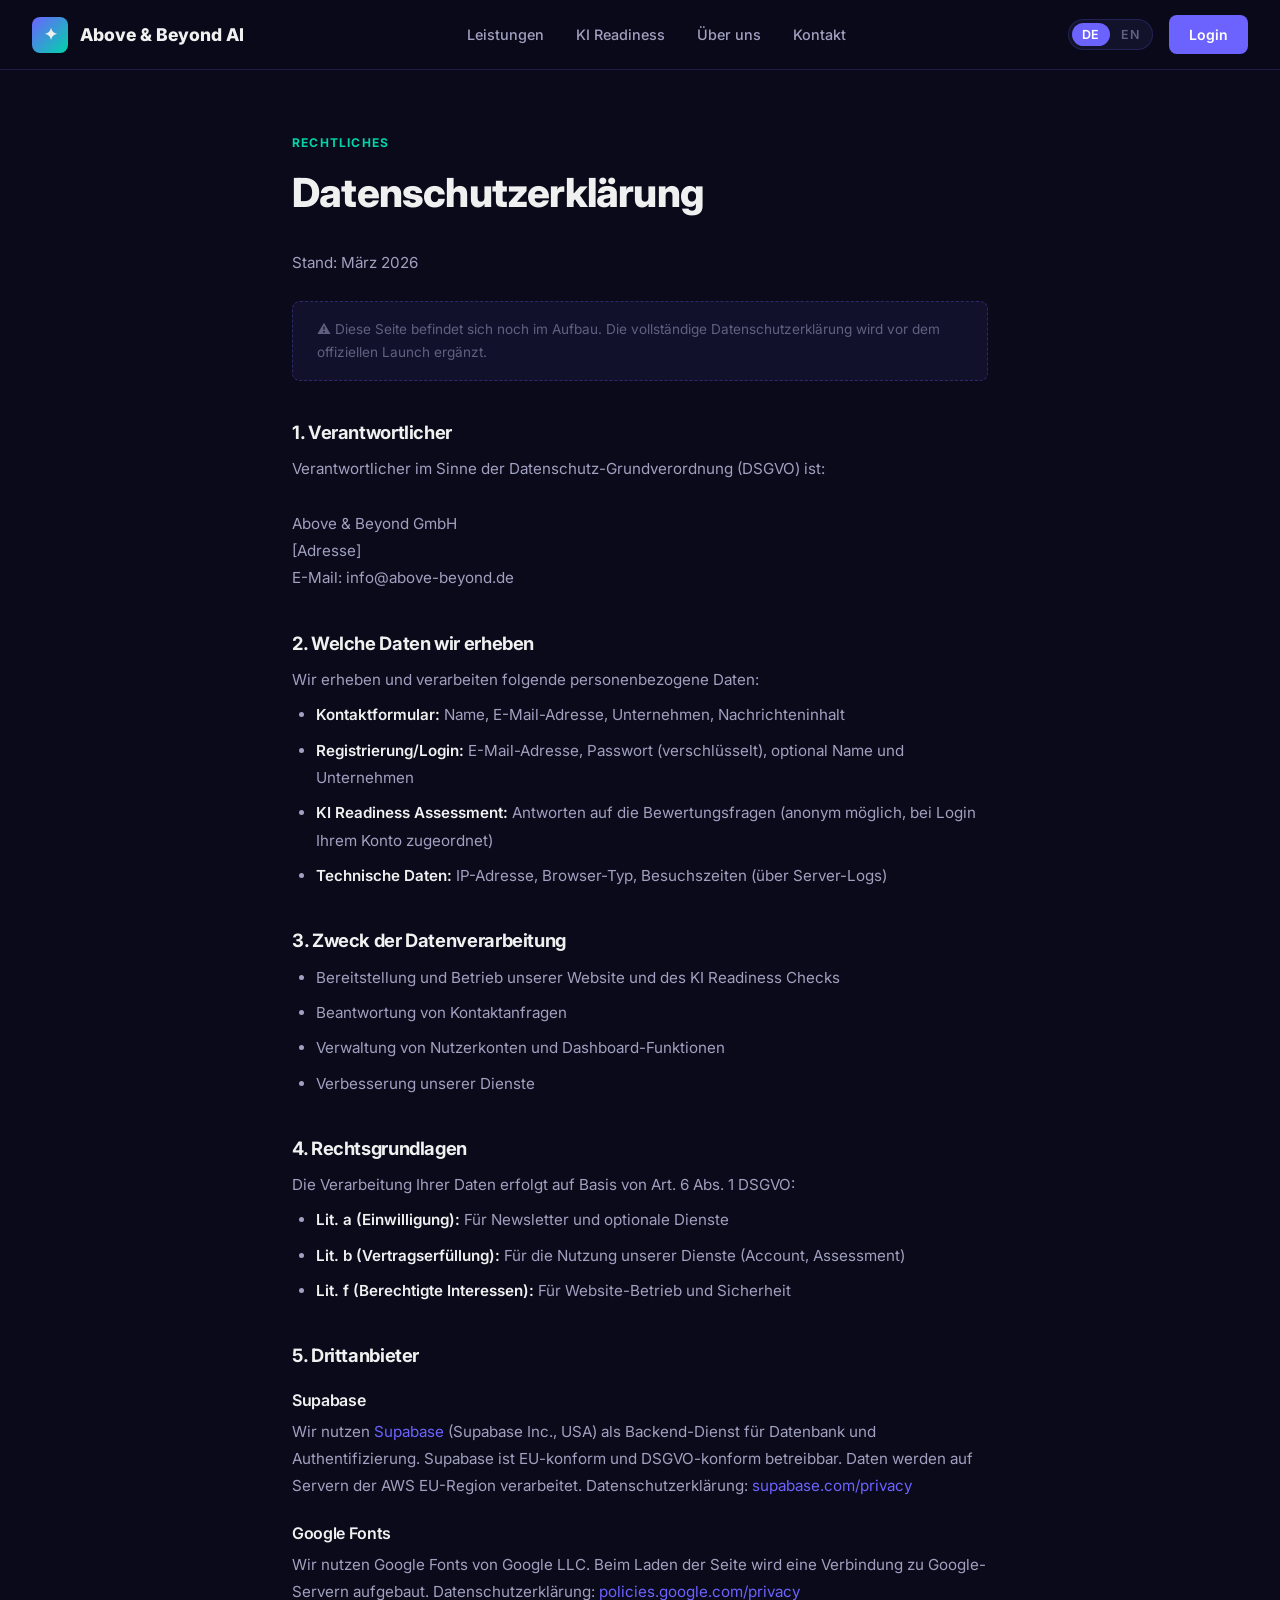
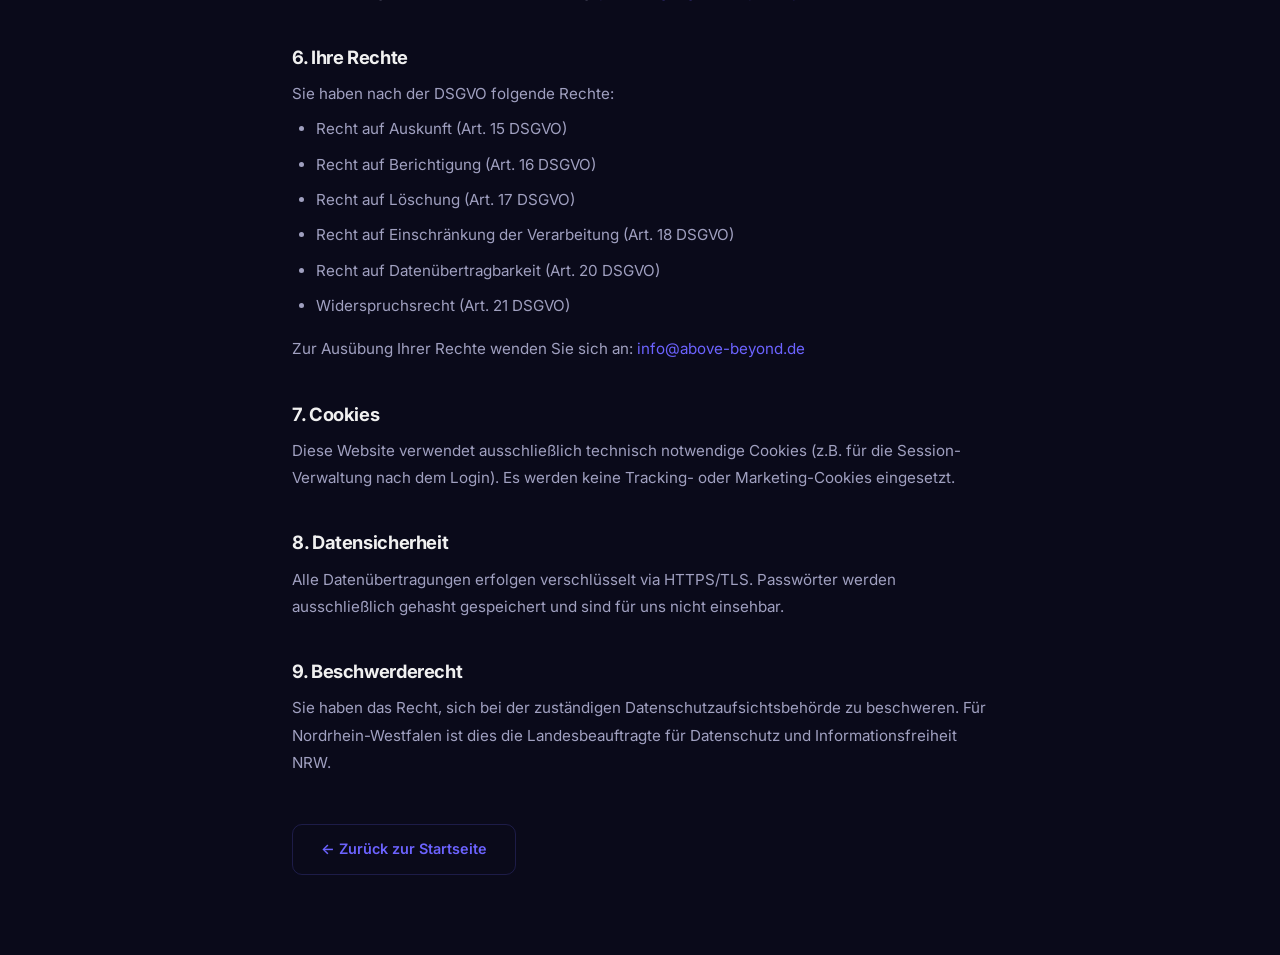
<file: datenschutz.html>
<!DOCTYPE html>
<html lang="de">
<head>
  <meta charset="UTF-8" />
  <meta name="viewport" content="width=device-width, initial-scale=1.0" />
  <meta name="robots" content="noindex" />
  <title>Datenschutz — Above &amp; Beyond AI</title>
  <link rel="preconnect" href="https://fonts.googleapis.com" />
  <link href="https://fonts.googleapis.com/css2?family=Inter:wght@400;500;600;700;800&display=swap" rel="stylesheet" />
  <link rel="stylesheet" href="assets/css/style.css" />
  <link rel="icon" type="image/svg+xml" href="favicon.svg" />
  <style>
    .legal-page { max-width: 760px; margin: 0 auto; padding: 8rem 2rem 5rem; }
    .legal-page h1 { font-size: clamp(1.8rem,4vw,2.5rem); font-weight: 800; margin-bottom: 2rem; }
    .legal-page h2 { font-size: 1.15rem; font-weight: 700; margin: 2.5rem 0 0.75rem; color: var(--text-primary); }
    .legal-page h3 { font-size: 1rem; font-weight: 600; margin: 1.5rem 0 0.5rem; color: var(--text-primary); }
    .legal-page p, .legal-page li { font-size: 0.95rem; color: var(--text-secondary); line-height: 1.8; margin-bottom: 0.5rem; }
    .legal-page ul { padding-left: 1.5rem; margin-bottom: 1rem; }
    .legal-page a { color: var(--accent); text-decoration: none; }
    .legal-page a:hover { text-decoration: underline; }
    .legal-placeholder { background: rgba(108,99,255,0.08); border: 1px dashed rgba(108,99,255,0.3); border-radius: 8px; padding: 1rem 1.5rem; margin: 1.5rem 0; font-size: 0.85rem; color: var(--text-muted); }
    .last-updated { font-size: 0.82rem; color: var(--text-muted); margin-bottom: 2rem; }
  </style>
</head>
<body>

<nav class="navbar" role="navigation">
  <div class="nav-container">
    <a href="index.html" class="nav-logo">
      <div class="logo-icon">✦</div>
      <span>Above &amp; Beyond AI</span>
    </a>
    <ul class="nav-links" role="list">
      <li><a href="leistungen.html">Leistungen</a></li>
      <li><a href="ki-readiness-check.html">KI Readiness</a></li>
      <li><a href="ueber-uns.html">Über uns</a></li>
      <li><a href="kontakt.html">Kontakt</a></li>
    </ul>
    <div class="nav-right">
      <div class="lang-switcher">
        <button class="lang-btn active" data-lang="de">DE</button>
        <button class="lang-btn" data-lang="en">EN</button>
      </div>
      <a href="login.html" class="nav-cta">Login</a>
    </div>
    <button class="hamburger" aria-label="Menü öffnen"><span></span><span></span><span></span></button>
  </div>
</nav>

<main class="legal-page">
  <div class="section-tag" style="margin-bottom:1rem">Rechtliches</div>
  <h1>Datenschutzerklärung</h1>
  <p class="last-updated">Stand: März 2026</p>

  <div class="legal-placeholder">
    ⚠️ Diese Seite befindet sich noch im Aufbau. Die vollständige Datenschutzerklärung wird vor dem offiziellen Launch ergänzt.
  </div>

  <h2>1. Verantwortlicher</h2>
  <p>
    Verantwortlicher im Sinne der Datenschutz-Grundverordnung (DSGVO) ist:<br /><br />
    Above &amp; Beyond GmbH<br />
    [Adresse]<br />
    E-Mail: info@above-beyond.de
  </p>

  <h2>2. Welche Daten wir erheben</h2>
  <p>Wir erheben und verarbeiten folgende personenbezogene Daten:</p>
  <ul>
    <li><strong>Kontaktformular:</strong> Name, E-Mail-Adresse, Unternehmen, Nachrichteninhalt</li>
    <li><strong>Registrierung/Login:</strong> E-Mail-Adresse, Passwort (verschlüsselt), optional Name und Unternehmen</li>
    <li><strong>KI Readiness Assessment:</strong> Antworten auf die Bewertungsfragen (anonym möglich, bei Login Ihrem Konto zugeordnet)</li>
    <li><strong>Technische Daten:</strong> IP-Adresse, Browser-Typ, Besuchszeiten (über Server-Logs)</li>
  </ul>

  <h2>3. Zweck der Datenverarbeitung</h2>
  <ul>
    <li>Bereitstellung und Betrieb unserer Website und des KI Readiness Checks</li>
    <li>Beantwortung von Kontaktanfragen</li>
    <li>Verwaltung von Nutzerkonten und Dashboard-Funktionen</li>
    <li>Verbesserung unserer Dienste</li>
  </ul>

  <h2>4. Rechtsgrundlagen</h2>
  <p>
    Die Verarbeitung Ihrer Daten erfolgt auf Basis von Art. 6 Abs. 1 DSGVO:
  </p>
  <ul>
    <li><strong>Lit. a (Einwilligung):</strong> Für Newsletter und optionale Dienste</li>
    <li><strong>Lit. b (Vertragserfüllung):</strong> Für die Nutzung unserer Dienste (Account, Assessment)</li>
    <li><strong>Lit. f (Berechtigte Interessen):</strong> Für Website-Betrieb und Sicherheit</li>
  </ul>

  <h2>5. Drittanbieter</h2>
  <h3>Supabase</h3>
  <p>
    Wir nutzen <a href="https://supabase.com" target="_blank" rel="noopener">Supabase</a> (Supabase Inc., USA) als Backend-Dienst für Datenbank und Authentifizierung. Supabase ist EU-konform und DSGVO-konform betreibbar. Daten werden auf Servern der AWS EU-Region verarbeitet.
    Datenschutzerklärung: <a href="https://supabase.com/privacy" target="_blank" rel="noopener">supabase.com/privacy</a>
  </p>
  <h3>Google Fonts</h3>
  <p>
    Wir nutzen Google Fonts von Google LLC. Beim Laden der Seite wird eine Verbindung zu Google-Servern aufgebaut. Datenschutzerklärung: <a href="https://policies.google.com/privacy" target="_blank" rel="noopener">policies.google.com/privacy</a>
  </p>

  <h2>6. Ihre Rechte</h2>
  <p>Sie haben nach der DSGVO folgende Rechte:</p>
  <ul>
    <li>Recht auf Auskunft (Art. 15 DSGVO)</li>
    <li>Recht auf Berichtigung (Art. 16 DSGVO)</li>
    <li>Recht auf Löschung (Art. 17 DSGVO)</li>
    <li>Recht auf Einschränkung der Verarbeitung (Art. 18 DSGVO)</li>
    <li>Recht auf Datenübertragbarkeit (Art. 20 DSGVO)</li>
    <li>Widerspruchsrecht (Art. 21 DSGVO)</li>
  </ul>
  <p>
    Zur Ausübung Ihrer Rechte wenden Sie sich an: <a href="mailto:info@above-beyond.de">info@above-beyond.de</a>
  </p>

  <h2>7. Cookies</h2>
  <p>
    Diese Website verwendet ausschließlich technisch notwendige Cookies (z.B. für die Session-Verwaltung nach dem Login). Es werden keine Tracking- oder Marketing-Cookies eingesetzt.
  </p>

  <h2>8. Datensicherheit</h2>
  <p>
    Alle Datenübertragungen erfolgen verschlüsselt via HTTPS/TLS. Passwörter werden ausschließlich gehasht gespeichert und sind für uns nicht einsehbar.
  </p>

  <h2>9. Beschwerderecht</h2>
  <p>
    Sie haben das Recht, sich bei der zuständigen Datenschutzaufsichtsbehörde zu beschweren. Für Nordrhein-Westfalen ist dies die Landesbeauftragte für Datenschutz und Informationsfreiheit NRW.
  </p>

  <div style="margin-top:3rem">
    <a href="index.html" class="btn btn-secondary">← Zurück zur Startseite</a>
  </div>
</main>

<script src="assets/js/i18n.js"></script>
<script src="assets/js/main.js"></script>
</body>
</html>
</file>
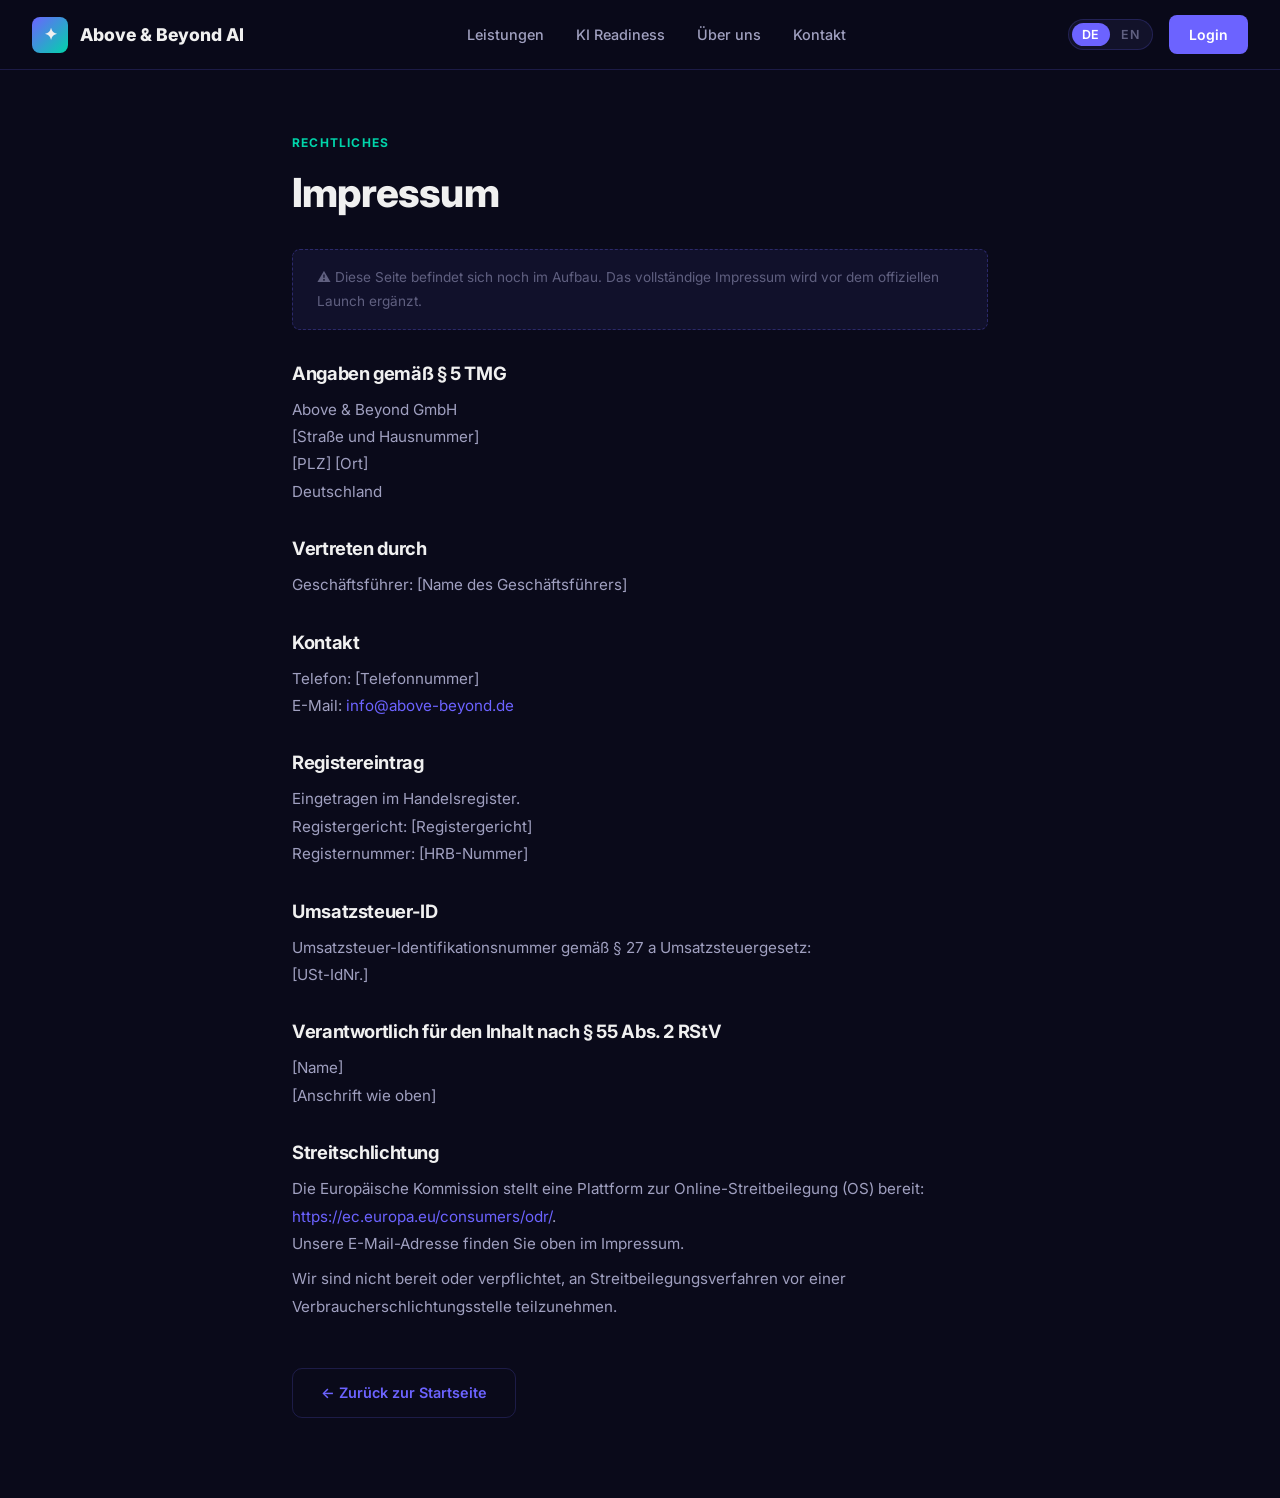
<file: impressum.html>
<!DOCTYPE html>
<html lang="de">
<head>
  <meta charset="UTF-8" />
  <meta name="viewport" content="width=device-width, initial-scale=1.0" />
  <meta name="robots" content="noindex" />
  <title>Impressum — Above &amp; Beyond AI</title>
  <link rel="preconnect" href="https://fonts.googleapis.com" />
  <link href="https://fonts.googleapis.com/css2?family=Inter:wght@400;500;600;700;800&display=swap" rel="stylesheet" />
  <link rel="stylesheet" href="assets/css/style.css" />
  <link rel="icon" type="image/svg+xml" href="favicon.svg" />
  <style>
    .legal-page { max-width: 760px; margin: 0 auto; padding: 8rem 2rem 5rem; }
    .legal-page h1 { font-size: clamp(1.8rem,4vw,2.5rem); font-weight: 800; margin-bottom: 2rem; }
    .legal-page h2 { font-size: 1.15rem; font-weight: 700; margin: 2rem 0 0.75rem; color: var(--text-primary); }
    .legal-page p, .legal-page address { font-size: 0.95rem; color: var(--text-secondary); line-height: 1.8; font-style: normal; margin-bottom: 0.5rem; }
    .legal-page a { color: var(--accent); text-decoration: none; }
    .legal-page a:hover { text-decoration: underline; }
    .legal-placeholder { background: rgba(108,99,255,0.08); border: 1px dashed rgba(108,99,255,0.3); border-radius: 8px; padding: 1rem 1.5rem; margin: 1.5rem 0; font-size: 0.85rem; color: var(--text-muted); }
  </style>
</head>
<body>

<nav class="navbar" role="navigation">
  <div class="nav-container">
    <a href="index.html" class="nav-logo">
      <div class="logo-icon">✦</div>
      <span>Above &amp; Beyond AI</span>
    </a>
    <ul class="nav-links" role="list">
      <li><a href="leistungen.html">Leistungen</a></li>
      <li><a href="ki-readiness-check.html">KI Readiness</a></li>
      <li><a href="ueber-uns.html">Über uns</a></li>
      <li><a href="kontakt.html">Kontakt</a></li>
    </ul>
    <div class="nav-right">
      <div class="lang-switcher">
        <button class="lang-btn active" data-lang="de">DE</button>
        <button class="lang-btn" data-lang="en">EN</button>
      </div>
      <a href="login.html" class="nav-cta">Login</a>
    </div>
    <button class="hamburger" aria-label="Menü öffnen"><span></span><span></span><span></span></button>
  </div>
</nav>

<main class="legal-page">
  <div class="section-tag" style="margin-bottom:1rem">Rechtliches</div>
  <h1>Impressum</h1>

  <div class="legal-placeholder">
    ⚠️ Diese Seite befindet sich noch im Aufbau. Das vollständige Impressum wird vor dem offiziellen Launch ergänzt.
  </div>

  <h2>Angaben gemäß § 5 TMG</h2>
  <address>
    Above &amp; Beyond GmbH<br />
    [Straße und Hausnummer]<br />
    [PLZ] [Ort]<br />
    Deutschland
  </address>

  <h2>Vertreten durch</h2>
  <p>Geschäftsführer: [Name des Geschäftsführers]</p>

  <h2>Kontakt</h2>
  <p>
    Telefon: [Telefonnummer]<br />
    E-Mail: <a href="mailto:info@above-beyond.de">info@above-beyond.de</a>
  </p>

  <h2>Registereintrag</h2>
  <p>
    Eingetragen im Handelsregister.<br />
    Registergericht: [Registergericht]<br />
    Registernummer: [HRB-Nummer]
  </p>

  <h2>Umsatzsteuer-ID</h2>
  <p>
    Umsatzsteuer-Identifikationsnummer gemäß § 27 a Umsatzsteuergesetz:<br />
    [USt-IdNr.]
  </p>

  <h2>Verantwortlich für den Inhalt nach § 55 Abs. 2 RStV</h2>
  <p>
    [Name]<br />
    [Anschrift wie oben]
  </p>

  <h2>Streitschlichtung</h2>
  <p>
    Die Europäische Kommission stellt eine Plattform zur Online-Streitbeilegung (OS) bereit:
    <a href="https://ec.europa.eu/consumers/odr/" target="_blank" rel="noopener">https://ec.europa.eu/consumers/odr/</a>.<br />
    Unsere E-Mail-Adresse finden Sie oben im Impressum.
  </p>
  <p>
    Wir sind nicht bereit oder verpflichtet, an Streitbeilegungsverfahren vor einer Verbraucherschlichtungsstelle teilzunehmen.
  </p>

  <div style="margin-top:3rem">
    <a href="index.html" class="btn btn-secondary">← Zurück zur Startseite</a>
  </div>
</main>

<script src="assets/js/i18n.js"></script>
<script src="assets/js/main.js"></script>
</body>
</html>
</file>
<file: assets/css/style.css>
/* ============================================================
   ABOVE & BEYOND AI — Main Stylesheet
   Design: Dark Modern | Accent: #6C63FF + #00D4AA
   ============================================================ */

/* ── 1. Variables & Reset ───────────────────────────────── */
:root {
  --bg-base:       #0a0a1a;
  --bg-card:       #12122a;
  --bg-card-hover: #1a1a3a;
  --bg-nav:        rgba(10, 10, 26, 0.92);
  --accent:        #6C63FF;
  --accent-light:  #8b85ff;
  --teal:          #00D4AA;
  --teal-light:    #33e0bb;
  --text-primary:  #F0F0F0;
  --text-secondary:#A0A0C0;
  --text-muted:    #606080;
  --border:        rgba(108, 99, 255, 0.2);
  --border-teal:   rgba(0, 212, 170, 0.2);
  --shadow:        0 8px 40px rgba(108, 99, 255, 0.15);
  --shadow-hover:  0 16px 60px rgba(108, 99, 255, 0.3);
  --radius:        12px;
  --radius-lg:     20px;
  --font-main:     'Inter', 'Segoe UI', sans-serif;
  --transition:    all 0.3s cubic-bezier(0.4, 0, 0.2, 1);
  --nav-height:    70px;
}

*, *::before, *::after { box-sizing: border-box; margin: 0; padding: 0; }

html { scroll-behavior: smooth; font-size: 16px; }

body {
  font-family: var(--font-main);
  background-color: var(--bg-base);
  color: var(--text-primary);
  line-height: 1.7;
  overflow-x: hidden;
}

/* ── 2. Typography ──────────────────────────────────────── */
h1, h2, h3, h4, h5 {
  font-weight: 700;
  line-height: 1.2;
  letter-spacing: -0.02em;
}

h1 { font-size: clamp(2.2rem, 5vw, 3.8rem); }
h2 { font-size: clamp(1.8rem, 3.5vw, 2.8rem); }
h3 { font-size: clamp(1.2rem, 2.5vw, 1.6rem); }
h4 { font-size: 1.1rem; }

p { color: var(--text-secondary); margin-bottom: 1rem; }

a { color: var(--accent); text-decoration: none; transition: var(--transition); }
a:hover { color: var(--accent-light); }

strong { color: var(--text-primary); font-weight: 600; }

/* ── 3. Gradient Text ───────────────────────────────────── */
.gradient-text {
  background: linear-gradient(135deg, var(--accent) 0%, var(--teal) 100%);
  -webkit-background-clip: text;
  -webkit-text-fill-color: transparent;
  background-clip: text;
}

/* ── 4. Navigation ──────────────────────────────────────── */
.navbar {
  position: fixed;
  top: 0;
  left: 0;
  right: 0;
  height: var(--nav-height);
  background: var(--bg-nav);
  backdrop-filter: blur(20px);
  -webkit-backdrop-filter: blur(20px);
  border-bottom: 1px solid var(--border);
  z-index: 1000;
  transition: var(--transition);
}

.navbar.scrolled {
  background: rgba(10, 10, 26, 0.98);
  box-shadow: 0 4px 30px rgba(0,0,0,0.4);
}

.nav-container {
  max-width: 1280px;
  margin: 0 auto;
  padding: 0 2rem;
  height: 100%;
  display: flex;
  align-items: center;
  justify-content: space-between;
}

.nav-logo {
  display: flex;
  align-items: center;
  gap: 0.75rem;
  font-weight: 800;
  font-size: 1.1rem;
  color: var(--text-primary);
  text-decoration: none;
}

.nav-logo .logo-icon {
  width: 36px;
  height: 36px;
  background: linear-gradient(135deg, var(--accent), var(--teal));
  border-radius: 8px;
  display: flex;
  align-items: center;
  justify-content: center;
  font-size: 1rem;
  flex-shrink: 0;
}

.nav-links {
  display: flex;
  align-items: center;
  gap: 0.25rem;
  list-style: none;
}

.nav-links a {
  color: var(--text-secondary);
  font-size: 0.9rem;
  font-weight: 500;
  padding: 0.5rem 0.875rem;
  border-radius: 8px;
  transition: var(--transition);
}

.nav-links a:hover,
.nav-links a.active {
  color: var(--text-primary);
  background: rgba(108, 99, 255, 0.1);
}

.nav-right {
  display: flex;
  align-items: center;
  gap: 1rem;
}

.lang-switcher {
  display: flex;
  align-items: center;
  background: var(--bg-card);
  border: 1px solid var(--border);
  border-radius: 20px;
  padding: 3px;
  gap: 2px;
}

.lang-btn {
  background: none;
  border: none;
  color: var(--text-muted);
  font-size: 0.78rem;
  font-weight: 600;
  padding: 0.25rem 0.6rem;
  border-radius: 16px;
  cursor: pointer;
  transition: var(--transition);
  font-family: var(--font-main);
  letter-spacing: 0.05em;
}

.lang-btn.active {
  background: var(--accent);
  color: white;
}

.nav-cta {
  display: inline-flex;
  align-items: center;
  gap: 0.5rem;
  background: var(--accent);
  color: white !important;
  padding: 0.5rem 1.25rem;
  border-radius: 8px;
  font-size: 0.875rem;
  font-weight: 600;
  transition: var(--transition);
  border: none;
  cursor: pointer;
}

.nav-cta:hover {
  background: var(--accent-light);
  transform: translateY(-1px);
  box-shadow: 0 4px 20px rgba(108, 99, 255, 0.4);
}

.hamburger {
  display: none;
  flex-direction: column;
  gap: 5px;
  background: none;
  border: none;
  cursor: pointer;
  padding: 0.25rem;
}

.hamburger span {
  display: block;
  width: 24px;
  height: 2px;
  background: var(--text-primary);
  border-radius: 2px;
  transition: var(--transition);
}

/* ── 5. Hero Section ────────────────────────────────────── */
.hero {
  min-height: 100vh;
  display: flex;
  align-items: center;
  position: relative;
  overflow: hidden;
  padding-top: var(--nav-height);
}

.hero-bg {
  position: absolute;
  inset: 0;
  background:
    radial-gradient(ellipse 80% 60% at 20% 40%, rgba(108, 99, 255, 0.12) 0%, transparent 60%),
    radial-gradient(ellipse 60% 50% at 80% 70%, rgba(0, 212, 170, 0.08) 0%, transparent 60%);
  pointer-events: none;
}

.hero-grid {
  position: absolute;
  inset: 0;
  background-image:
    linear-gradient(rgba(108,99,255,0.04) 1px, transparent 1px),
    linear-gradient(90deg, rgba(108,99,255,0.04) 1px, transparent 1px);
  background-size: 60px 60px;
  pointer-events: none;
}

.hero-container {
  max-width: 1280px;
  margin: 0 auto;
  padding: 0 2rem;
  width: 100%;
  display: grid;
  grid-template-columns: 1fr 1fr;
  gap: 4rem;
  align-items: center;
}

.hero-badge {
  display: inline-flex;
  align-items: center;
  gap: 0.5rem;
  background: rgba(108, 99, 255, 0.1);
  border: 1px solid var(--border);
  border-radius: 50px;
  padding: 0.375rem 1rem;
  font-size: 0.8rem;
  font-weight: 600;
  color: var(--accent-light);
  margin-bottom: 1.5rem;
  letter-spacing: 0.05em;
  text-transform: uppercase;
}

.hero-badge .dot {
  width: 6px;
  height: 6px;
  background: var(--teal);
  border-radius: 50%;
  animation: pulse 2s infinite;
}

.hero-title {
  margin-bottom: 1.5rem;
}

.hero-title .line { display: block; }

.hero-subtitle {
  font-size: 1.15rem;
  color: var(--text-secondary);
  margin-bottom: 2.5rem;
  max-width: 500px;
}

.hero-actions {
  display: flex;
  gap: 1rem;
  flex-wrap: wrap;
}

.hero-stats {
  display: flex;
  gap: 2.5rem;
  margin-top: 3rem;
  padding-top: 2.5rem;
  border-top: 1px solid var(--border);
}

.stat-item .stat-num {
  font-size: 1.8rem;
  font-weight: 800;
  background: linear-gradient(135deg, var(--accent), var(--teal));
  -webkit-background-clip: text;
  -webkit-text-fill-color: transparent;
  background-clip: text;
  line-height: 1;
  margin-bottom: 0.25rem;
}

.stat-item .stat-label {
  font-size: 0.8rem;
  color: var(--text-muted);
  text-transform: uppercase;
  letter-spacing: 0.06em;
}

/* Hero Visual */
.hero-visual {
  position: relative;
  display: flex;
  align-items: center;
  justify-content: center;
}

.hero-card-main {
  background: var(--bg-card);
  border: 1px solid var(--border);
  border-radius: var(--radius-lg);
  padding: 2rem;
  width: 100%;
  max-width: 420px;
  box-shadow: var(--shadow);
  position: relative;
  z-index: 2;
}

.hero-card-main .card-header {
  display: flex;
  align-items: center;
  gap: 0.75rem;
  margin-bottom: 1.5rem;
}

.card-dots { display: flex; gap: 5px; }
.card-dots span {
  width: 10px; height: 10px;
  border-radius: 50%;
}
.card-dots span:nth-child(1) { background: #FF6060; }
.card-dots span:nth-child(2) { background: #FFD060; }
.card-dots span:nth-child(3) { background: #60FF80; }

.readiness-chart {
  margin-bottom: 1.25rem;
}

.readiness-chart .chart-label {
  display: flex;
  justify-content: space-between;
  font-size: 0.78rem;
  color: var(--text-secondary);
  margin-bottom: 0.4rem;
}

.progress-bar {
  height: 6px;
  background: rgba(255,255,255,0.06);
  border-radius: 3px;
  overflow: hidden;
}

.progress-fill {
  height: 100%;
  border-radius: 3px;
  background: linear-gradient(90deg, var(--accent), var(--teal));
  transition: width 1.5s ease;
}

.hero-chip {
  display: inline-flex;
  align-items: center;
  gap: 0.4rem;
  background: rgba(0, 212, 170, 0.1);
  border: 1px solid var(--border-teal);
  border-radius: 50px;
  padding: 0.35rem 0.875rem;
  font-size: 0.75rem;
  color: var(--teal-light);
  font-weight: 600;
  margin-top: 0.5rem;
}

/* ── 6. Sections ────────────────────────────────────────── */
.section {
  padding: 6rem 0;
}

.section-alt {
  background: rgba(255,255,255,0.015);
}

.container {
  max-width: 1280px;
  margin: 0 auto;
  padding: 0 2rem;
}

.section-header {
  text-align: center;
  max-width: 680px;
  margin: 0 auto 4rem;
}

.section-tag {
  display: inline-block;
  font-size: 0.75rem;
  font-weight: 700;
  text-transform: uppercase;
  letter-spacing: 0.1em;
  color: var(--teal);
  margin-bottom: 1rem;
}

.section-title { margin-bottom: 1rem; }

/* ── 7. Service Cards ───────────────────────────────────── */
.services-grid {
  display: grid;
  grid-template-columns: repeat(auto-fill, minmax(340px, 1fr));
  gap: 1.5rem;
}

.service-card {
  background: var(--bg-card);
  border: 1px solid var(--border);
  border-radius: var(--radius-lg);
  padding: 2rem;
  transition: var(--transition);
  cursor: pointer;
  text-decoration: none;
  color: inherit;
  display: flex;
  flex-direction: column;
  position: relative;
  overflow: hidden;
}

.service-card::before {
  content: '';
  position: absolute;
  top: 0; left: 0; right: 0;
  height: 2px;
  background: linear-gradient(90deg, var(--accent), var(--teal));
  transform: scaleX(0);
  transition: var(--transition);
}

.service-card:hover {
  border-color: rgba(108, 99, 255, 0.4);
  background: var(--bg-card-hover);
  transform: translateY(-4px);
  box-shadow: var(--shadow-hover);
}

.service-card:hover::before { transform: scaleX(1); }

.service-icon {
  width: 52px;
  height: 52px;
  border-radius: 12px;
  display: flex;
  align-items: center;
  justify-content: center;
  font-size: 1.4rem;
  margin-bottom: 1.25rem;
  flex-shrink: 0;
}

.service-icon.purple { background: rgba(108, 99, 255, 0.15); }
.service-icon.teal   { background: rgba(0, 212, 170, 0.12); }
.service-icon.blue   { background: rgba(0, 150, 255, 0.12); }
.service-icon.orange { background: rgba(255, 160, 50, 0.12); }
.service-icon.pink   { background: rgba(255, 80, 160, 0.12); }
.service-icon.green  { background: rgba(80, 220, 100, 0.12); }
.service-icon.yellow { background: rgba(255, 200, 50, 0.12); }

.service-card h3 {
  font-size: 1.1rem;
  margin-bottom: 0.6rem;
  color: var(--text-primary);
}

.service-card p {
  font-size: 0.9rem;
  color: var(--text-secondary);
  flex-grow: 1;
  margin-bottom: 1.25rem;
}

.service-tag {
  display: inline-flex;
  align-items: center;
  gap: 0.3rem;
  font-size: 0.72rem;
  font-weight: 600;
  text-transform: uppercase;
  letter-spacing: 0.06em;
  color: var(--accent-light);
}

.service-tag::after {
  content: '→';
  transition: var(--transition);
}

.service-card:hover .service-tag::after { margin-left: 4px; }

/* ── 8. Feature Highlights ──────────────────────────────── */
.features-grid {
  display: grid;
  grid-template-columns: repeat(3, 1fr);
  gap: 1.5rem;
}

.feature-item {
  text-align: center;
  padding: 2rem 1.5rem;
  background: var(--bg-card);
  border: 1px solid var(--border);
  border-radius: var(--radius-lg);
  transition: var(--transition);
}

.feature-item:hover {
  border-color: rgba(108,99,255,0.35);
  transform: translateY(-3px);
}

.feature-number {
  font-size: 2.5rem;
  font-weight: 800;
  background: linear-gradient(135deg, var(--accent), var(--teal));
  -webkit-background-clip: text;
  -webkit-text-fill-color: transparent;
  background-clip: text;
  line-height: 1;
  margin-bottom: 0.5rem;
}

.feature-item h4 { font-size: 1rem; margin-bottom: 0.5rem; }
.feature-item p  { font-size: 0.85rem; margin: 0; }

/* ── 9. Readiness Check Preview ─────────────────────────── */
.readiness-preview {
  background: var(--bg-card);
  border: 1px solid var(--border);
  border-radius: var(--radius-lg);
  padding: 3rem;
  display: grid;
  grid-template-columns: 1fr 1fr;
  gap: 3rem;
  align-items: center;
}

.check-step {
  display: flex;
  align-items: flex-start;
  gap: 1rem;
  padding: 1rem;
  border-radius: var(--radius);
  transition: var(--transition);
  margin-bottom: 0.75rem;
}

.check-step:hover { background: rgba(108,99,255,0.05); }

.step-num {
  width: 32px; height: 32px;
  border-radius: 50%;
  background: linear-gradient(135deg, var(--accent), var(--teal));
  display: flex; align-items: center; justify-content: center;
  font-size: 0.8rem; font-weight: 700;
  flex-shrink: 0; color: white;
}

.check-step h4 { font-size: 0.95rem; margin-bottom: 0.25rem; }
.check-step p  { font-size: 0.82rem; margin: 0; }

/* ── 10. Buttons ────────────────────────────────────────── */
.btn {
  display: inline-flex;
  align-items: center;
  gap: 0.5rem;
  padding: 0.75rem 1.75rem;
  border-radius: 10px;
  font-size: 0.9rem;
  font-weight: 600;
  cursor: pointer;
  transition: var(--transition);
  border: none;
  font-family: var(--font-main);
  text-decoration: none;
}

.btn-primary {
  background: linear-gradient(135deg, var(--accent), #5a52e0);
  color: white;
  box-shadow: 0 4px 20px rgba(108, 99, 255, 0.3);
}

.btn-primary:hover {
  transform: translateY(-2px);
  box-shadow: 0 8px 30px rgba(108, 99, 255, 0.45);
  color: white;
}

.btn-secondary {
  background: transparent;
  color: var(--text-primary);
  border: 1px solid var(--border);
}

.btn-secondary:hover {
  background: rgba(108, 99, 255, 0.08);
  border-color: var(--accent);
  color: var(--accent-light);
}

.btn-teal {
  background: linear-gradient(135deg, var(--teal), #00a888);
  color: #0a0a1a;
  font-weight: 700;
}

.btn-teal:hover {
  transform: translateY(-2px);
  box-shadow: 0 8px 30px rgba(0, 212, 170, 0.35);
  color: #0a0a1a;
}

.btn-lg { padding: 1rem 2.25rem; font-size: 1rem; }
.btn-sm { padding: 0.5rem 1.1rem; font-size: 0.82rem; }

/* ── 11. Form Elements ──────────────────────────────────── */
.form-group {
  margin-bottom: 1.5rem;
}

.form-label {
  display: block;
  font-size: 0.875rem;
  font-weight: 600;
  color: var(--text-primary);
  margin-bottom: 0.5rem;
}

.form-input, .form-select, .form-textarea {
  width: 100%;
  background: var(--bg-card);
  border: 1px solid var(--border);
  border-radius: 8px;
  padding: 0.75rem 1rem;
  color: var(--text-primary);
  font-size: 0.9rem;
  font-family: var(--font-main);
  transition: var(--transition);
  outline: none;
}

.form-input:focus, .form-select:focus, .form-textarea:focus {
  border-color: var(--accent);
  box-shadow: 0 0 0 3px rgba(108, 99, 255, 0.1);
}

.form-input::placeholder { color: var(--text-muted); }
.form-textarea { resize: vertical; min-height: 120px; }
.form-select { cursor: pointer; }
.form-select option { background: var(--bg-card); }

/* Radio & Checkbox groups */
.option-group {
  display: flex;
  flex-direction: column;
  gap: 0.75rem;
}

.option-item {
  display: flex;
  align-items: flex-start;
  gap: 0.75rem;
  background: var(--bg-card);
  border: 1px solid var(--border);
  border-radius: var(--radius);
  padding: 1rem;
  cursor: pointer;
  transition: var(--transition);
}

.option-item:hover { border-color: rgba(108,99,255,0.4); background: var(--bg-card-hover); }
.option-item.selected { border-color: var(--accent); background: rgba(108,99,255,0.08); }

.option-item input[type="radio"],
.option-item input[type="checkbox"] { margin-top: 2px; accent-color: var(--accent); }

.option-label { font-size: 0.9rem; font-weight: 500; color: var(--text-primary); }
.option-desc  { font-size: 0.8rem; color: var(--text-secondary); margin-top: 0.2rem; }

/* ── 12. Cards & Panels ─────────────────────────────────── */
.card {
  background: var(--bg-card);
  border: 1px solid var(--border);
  border-radius: var(--radius-lg);
  padding: 2rem;
}

.card-accent {
  border-color: rgba(108, 99, 255, 0.4);
  background: rgba(108, 99, 255, 0.04);
}

/* ── 13. Badges & Tags ──────────────────────────────────── */
.badge {
  display: inline-flex; align-items: center;
  padding: 0.25rem 0.75rem;
  border-radius: 50px;
  font-size: 0.72rem;
  font-weight: 700;
  text-transform: uppercase;
  letter-spacing: 0.06em;
}

.badge-purple { background: rgba(108,99,255,0.15); color: var(--accent-light); border: 1px solid rgba(108,99,255,0.2); }
.badge-teal   { background: rgba(0,212,170,0.12); color: var(--teal-light); border: 1px solid rgba(0,212,170,0.2); }
.badge-green  { background: rgba(80,220,100,0.12); color: #60e080; border: 1px solid rgba(80,220,100,0.2); }
.badge-red    { background: rgba(255,80,80,0.12); color: #ff8080; border: 1px solid rgba(255,80,80,0.2); }

/* ── 14. CTA Section ────────────────────────────────────── */
.cta-section {
  background: linear-gradient(135deg, rgba(108,99,255,0.12) 0%, rgba(0,212,170,0.08) 100%);
  border-top: 1px solid var(--border);
  border-bottom: 1px solid var(--border);
  text-align: center;
  padding: 6rem 0;
}

/* ── 15. Footer ─────────────────────────────────────────── */
.footer {
  background: var(--bg-card);
  border-top: 1px solid var(--border);
  padding: 4rem 0 2rem;
}

.footer-grid {
  display: grid;
  grid-template-columns: 2fr 1fr 1fr 1fr;
  gap: 3rem;
  margin-bottom: 3rem;
}

.footer-brand p { font-size: 0.88rem; color: var(--text-muted); margin-top: 1rem; max-width: 260px; }

.footer-col h5 {
  font-size: 0.8rem;
  font-weight: 700;
  text-transform: uppercase;
  letter-spacing: 0.08em;
  color: var(--text-muted);
  margin-bottom: 1.25rem;
}

.footer-links {
  list-style: none;
  display: flex;
  flex-direction: column;
  gap: 0.625rem;
}

.footer-links a {
  font-size: 0.875rem;
  color: var(--text-secondary);
}

.footer-links a:hover { color: var(--accent-light); }

.footer-bottom {
  padding-top: 2rem;
  border-top: 1px solid var(--border);
  display: flex;
  justify-content: space-between;
  align-items: center;
  font-size: 0.8rem;
  color: var(--text-muted);
}

/* ── 16. Utility ────────────────────────────────────────── */
.text-center { text-align: center; }
.text-accent  { color: var(--accent-light); }
.text-teal    { color: var(--teal-light); }
.text-muted   { color: var(--text-muted); }
.mt-1 { margin-top: 0.5rem; }
.mt-2 { margin-top: 1rem; }
.mt-3 { margin-top: 1.5rem; }
.mt-4 { margin-top: 2rem; }
.mb-0 { margin-bottom: 0; }
.gap-1 { gap: 0.5rem; }
.d-flex { display: flex; align-items: center; }
.justify-center { justify-content: center; }
.flex-wrap { flex-wrap: wrap; }

/* ── 17. Animations ─────────────────────────────────────── */
@keyframes pulse {
  0%, 100% { opacity: 1; transform: scale(1); }
  50%       { opacity: 0.6; transform: scale(1.3); }
}

@keyframes float {
  0%, 100% { transform: translateY(0); }
  50%       { transform: translateY(-12px); }
}

@keyframes fadeInUp {
  from { opacity: 0; transform: translateY(30px); }
  to   { opacity: 1; transform: translateY(0); }
}

@keyframes shimmer {
  0%   { background-position: -200% center; }
  100% { background-position:  200% center; }
}

.animate-float { animation: float 6s ease-in-out infinite; }

.fade-in-up {
  opacity: 0;
  animation: fadeInUp 0.7s ease forwards;
}

.delay-1 { animation-delay: 0.1s; }
.delay-2 { animation-delay: 0.2s; }
.delay-3 { animation-delay: 0.3s; }
.delay-4 { animation-delay: 0.4s; }

/* Intersection Observer reveal */
.reveal {
  opacity: 0;
  transform: translateY(24px);
  transition: opacity 0.7s ease, transform 0.7s ease;
}
.reveal.visible {
  opacity: 1;
  transform: none;
}

/* ── 18. Alerts & Toasts ────────────────────────────────── */
.alert {
  padding: 1rem 1.25rem;
  border-radius: var(--radius);
  font-size: 0.875rem;
  margin-bottom: 1rem;
  display: flex; align-items: flex-start; gap: 0.75rem;
}

.alert-success { background: rgba(80,220,100,0.1); border: 1px solid rgba(80,220,100,0.2); color: #80e8a0; }
.alert-error   { background: rgba(255,80,80,0.1); border: 1px solid rgba(255,80,80,0.2); color: #ff9090; }
.alert-info    { background: rgba(108,99,255,0.1); border: 1px solid var(--border); color: var(--accent-light); }

.toast-container {
  position: fixed;
  bottom: 2rem; right: 2rem;
  display: flex; flex-direction: column; gap: 0.75rem;
  z-index: 9999;
}

.toast {
  background: var(--bg-card);
  border: 1px solid var(--border);
  border-radius: var(--radius);
  padding: 1rem 1.25rem;
  min-width: 300px;
  box-shadow: var(--shadow);
  display: flex; align-items: center; gap: 0.75rem;
  font-size: 0.875rem;
  animation: fadeInUp 0.3s ease;
}

/* ── 19. Modal ──────────────────────────────────────────── */
.modal-overlay {
  position: fixed; inset: 0;
  background: rgba(0,0,0,0.7);
  backdrop-filter: blur(6px);
  z-index: 2000;
  display: flex; align-items: center; justify-content: center;
  padding: 1.5rem;
  opacity: 0; visibility: hidden;
  transition: var(--transition);
}

.modal-overlay.open { opacity: 1; visibility: visible; }

.modal {
  background: var(--bg-card);
  border: 1px solid var(--border);
  border-radius: var(--radius-lg);
  padding: 2.5rem;
  max-width: 500px;
  width: 100%;
  max-height: 90vh;
  overflow-y: auto;
  transform: scale(0.95);
  transition: var(--transition);
}

.modal-overlay.open .modal { transform: scale(1); }

.modal-header {
  display: flex; justify-content: space-between; align-items: flex-start;
  margin-bottom: 1.5rem;
}

.modal-close {
  background: none; border: none; color: var(--text-muted);
  cursor: pointer; font-size: 1.3rem; padding: 0.2rem;
  transition: var(--transition); line-height: 1;
}
.modal-close:hover { color: var(--text-primary); }

/* ── 20. Scrollbar ──────────────────────────────────────── */
::-webkit-scrollbar { width: 8px; }
::-webkit-scrollbar-track { background: var(--bg-base); }
::-webkit-scrollbar-thumb {
  background: rgba(108,99,255,0.3);
  border-radius: 4px;
}
::-webkit-scrollbar-thumb:hover { background: var(--accent); }

/* ── 21. Loading Spinner ────────────────────────────────── */
.spinner {
  width: 24px; height: 24px;
  border: 2px solid rgba(108,99,255,0.2);
  border-top-color: var(--accent);
  border-radius: 50%;
  animation: spin 0.7s linear infinite;
  display: inline-block;
}

@keyframes spin { to { transform: rotate(360deg); } }

/* ── 22. Responsive ─────────────────────────────────────── */
@media (max-width: 1024px) {
  .hero-container   { grid-template-columns: 1fr; text-align: center; }
  .hero-subtitle    { margin: 0 auto 2.5rem; }
  .hero-actions     { justify-content: center; }
  .hero-stats       { justify-content: center; }
  .hero-visual      { display: none; }
  .features-grid    { grid-template-columns: repeat(2, 1fr); }
  .readiness-preview{ grid-template-columns: 1fr; }
  .footer-grid      { grid-template-columns: 1fr 1fr; }
}

@media (max-width: 768px) {
  .nav-links  { display: none; }
  .hamburger  { display: flex; }
  .nav-links.open {
    display: flex;
    flex-direction: column;
    position: absolute;
    top: var(--nav-height);
    left: 0; right: 0;
    background: var(--bg-nav);
    border-bottom: 1px solid var(--border);
    padding: 1rem;
    backdrop-filter: blur(20px);
  }
  .services-grid  { grid-template-columns: 1fr; }
  .features-grid  { grid-template-columns: 1fr; }
  .footer-grid    { grid-template-columns: 1fr; gap: 2rem; }
  .footer-bottom  { flex-direction: column; gap: 0.75rem; text-align: center; }
  .hero-stats     { flex-wrap: wrap; gap: 1.5rem; }
}

@media (max-width: 480px) {
  .container { padding: 0 1.25rem; }
  .section   { padding: 4rem 0; }
  .card      { padding: 1.5rem; }
  .btn-lg    { padding: 0.875rem 1.75rem; font-size: 0.95rem; }
}

/* ── 23. Page-specific overrides (imported pages) ───────── */
.page-hero {
  padding: 8rem 0 5rem;
  text-align: center;
}

.page-hero .page-badge {
  margin-bottom: 1.25rem;
}

.breadcrumb {
  display: flex; align-items: center; gap: 0.5rem;
  font-size: 0.8rem; color: var(--text-muted);
  margin-bottom: 1.5rem;
  justify-content: center;
}

.breadcrumb a { color: var(--text-muted); }
.breadcrumb a:hover { color: var(--accent-light); }
.breadcrumb span { color: var(--text-muted); }
</file>
